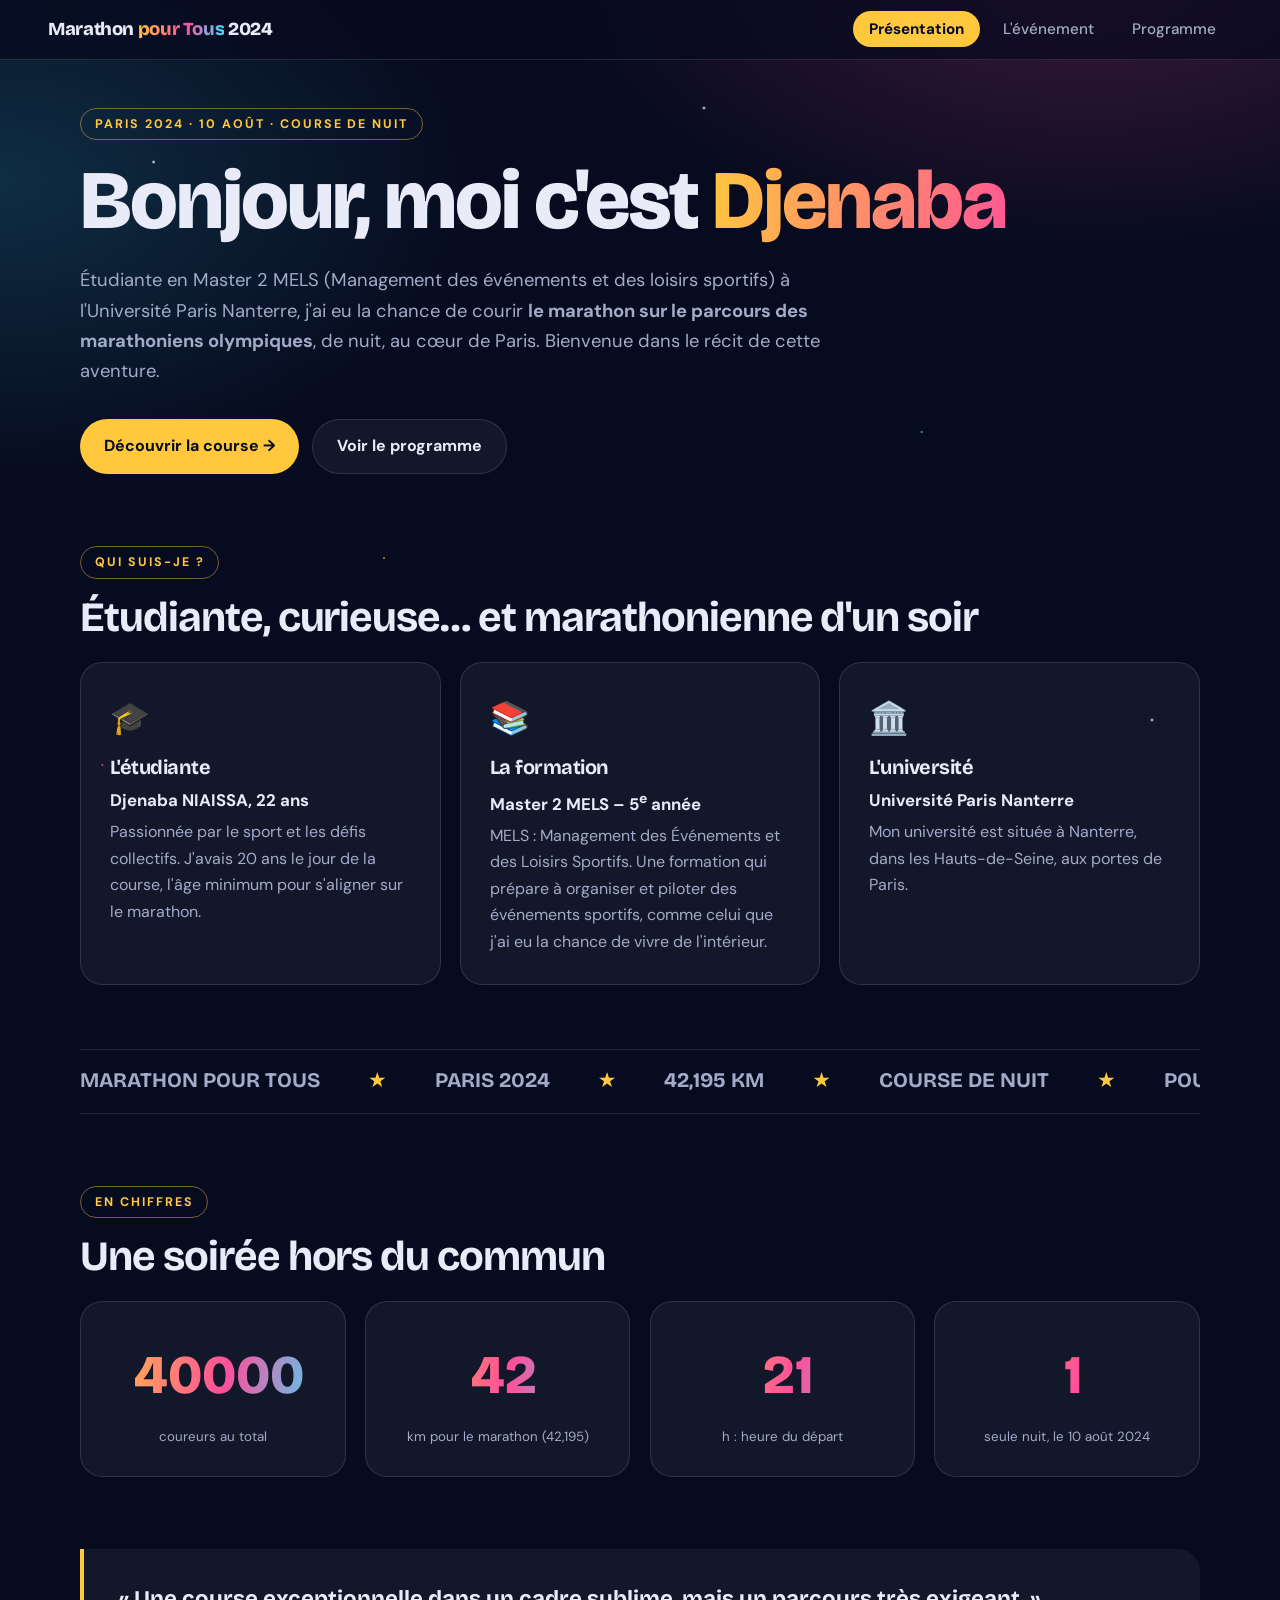
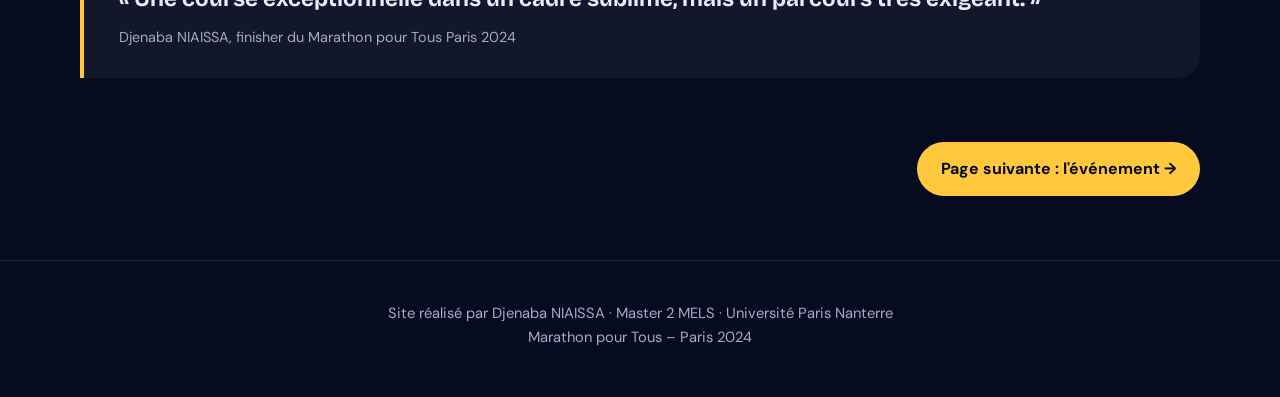
<file: index.html>
<!DOCTYPE html>
<html lang="fr">
<head>
  <meta charset="UTF-8">
  <meta name="viewport" content="width=device-width, initial-scale=1">
  <title>Présentation – Marathon pour Tous Paris 2024</title>
  <meta name="description" content="Portfolio d'une étudiante ayant participé au Marathon pour Tous de Paris 2024.">
  <link rel="stylesheet" href="style.css">
</head>
<body>

  <header class="nav">
    <a class="logo" href="index.html">Marathon <span>pour Tous</span> 2024</a>
    <nav>
      <ul>
        <li><a class="lien actif" href="index.html">Présentation</a></li>
        <li><a class="lien" href="evenement.html">L'événement</a></li>
        <li><a class="lien" href="programme.html">Programme</a></li>
      </ul>
    </nav>
  </header>

  <main>
    <!-- HERO -->
    <section class="hero" style="margin-top:0">
      <div>
        <span class="etiquette apparait">Paris 2024 · 10 août · Course de nuit</span>
        <h1 class="apparait" style="--d:1">Bonjour, moi c'est <span class="degrade">Djenaba</span></h1>
        <p class="chapeau apparait" style="--d:2">
          Étudiante en Master 2 MELS (Management des événements et des loisirs sportifs) à l'Université Paris Nanterre, j'ai eu la chance
          de courir <strong>le marathon sur le parcours des marathoniens olympiques</strong>, de nuit, au cœur de Paris.
          Bienvenue dans le récit de cette aventure.
        </p>
        <div class="boutons apparait" style="--d:3">
          <a class="btn plein" href="evenement.html">Découvrir la course →</a>
          <a class="btn contour" href="programme.html">Voir le programme</a>
        </div>
      </div>
    </section>

    <!-- QUI SUIS-JE -->
    <section>
      <span class="etiquette">Qui suis-je ?</span>
      <h2>Étudiante, curieuse… et marathonienne d'un soir</h2>
      <div class="grille">
        <article class="carte">
          <span class="icone">🎓</span>
          <h3>L'étudiante</h3>
          <p class="valeur">Djenaba NIAISSA, 22 ans</p>
          <p>Passionnée par le sport et les défis collectifs. J'avais 20 ans le jour de la course, l'âge minimum pour s'aligner sur le marathon.</p>
        </article>
        <article class="carte">
          <span class="icone">📚</span>
          <h3>La formation</h3>
          <p class="valeur">Master 2 MELS – 5<sup>e</sup> année</p>
          <p>MELS : Management des Événements et des Loisirs Sportifs. Une formation qui prépare à organiser et piloter des événements sportifs, comme celui que j'ai eu la chance de vivre de l'intérieur.</p>
        </article>
        <article class="carte">
          <span class="icone">🏛️</span>
          <h3>L'université</h3>
          <p class="valeur">Université Paris Nanterre</p>
          <p>Mon université est située à Nanterre, dans les Hauts-de-Seine, aux portes de Paris.</p>
        </article>
      </div>
    </section>

    <!-- BANDEAU -->
    <div class="defile" aria-hidden="true">
      <div>
        <span>Marathon pour Tous</span><b>★</b><span>Paris 2024</span><b>★</b><span>42,195 km</span><b>★</b><span>Course de nuit</span><b>★</b><span>Pour tous</span><b>★</b>
        <span>Marathon pour Tous</span><b>★</b><span>Paris 2024</span><b>★</b><span>42,195 km</span><b>★</b><span>Course de nuit</span><b>★</b><span>Pour tous</span><b>★</b>
      </div>
    </div>

    <!-- CHIFFRES -->
    <section>
      <span class="etiquette">En chiffres</span>
      <h2>Une soirée hors du commun</h2>
      <div class="chiffres">
        <div class="chiffre"><div class="nb" style="--cible:40000">&nbsp;</div><small>coureurs au total</small></div>
        <div class="chiffre"><div class="nb" style="--cible:42">&nbsp;</div><small>km pour le marathon (42,195)</small></div>
        <div class="chiffre"><div class="nb" style="--cible:21">&nbsp;</div><small>h : heure du départ</small></div>
        <div class="chiffre"><div class="nb" style="--cible:1">&nbsp;</div><small>seule nuit, le 10 août 2024</small></div>
      </div>
    </section>

    <section>
      <div class="citation">
        « Une course exceptionnelle dans un cadre sublime, mais un parcours très exigeant. »
        <small>Djenaba NIAISSA, finisher du Marathon pour Tous Paris 2024</small>
      </div>
    </section>

    <div class="suite">
      <span></span>
      <a class="btn plein" href="evenement.html">Page suivante : l'événement →</a>
    </div>
  </main>

  <footer>
    Site réalisé par Djenaba NIAISSA · Master 2 MELS · Université Paris Nanterre<br>
    Marathon pour Tous – Paris 2024
  </footer>

  <script>
    // Lueur dorée qui suit la souris sur les cartes
    document.querySelectorAll('.carte').forEach(function (c) {
      c.addEventListener('mousemove', function (e) {
        var r = c.getBoundingClientRect();
        c.style.setProperty('--mx', (e.clientX - r.left) + 'px');
      });
    });
  </script>
</body>
</html>
</file>
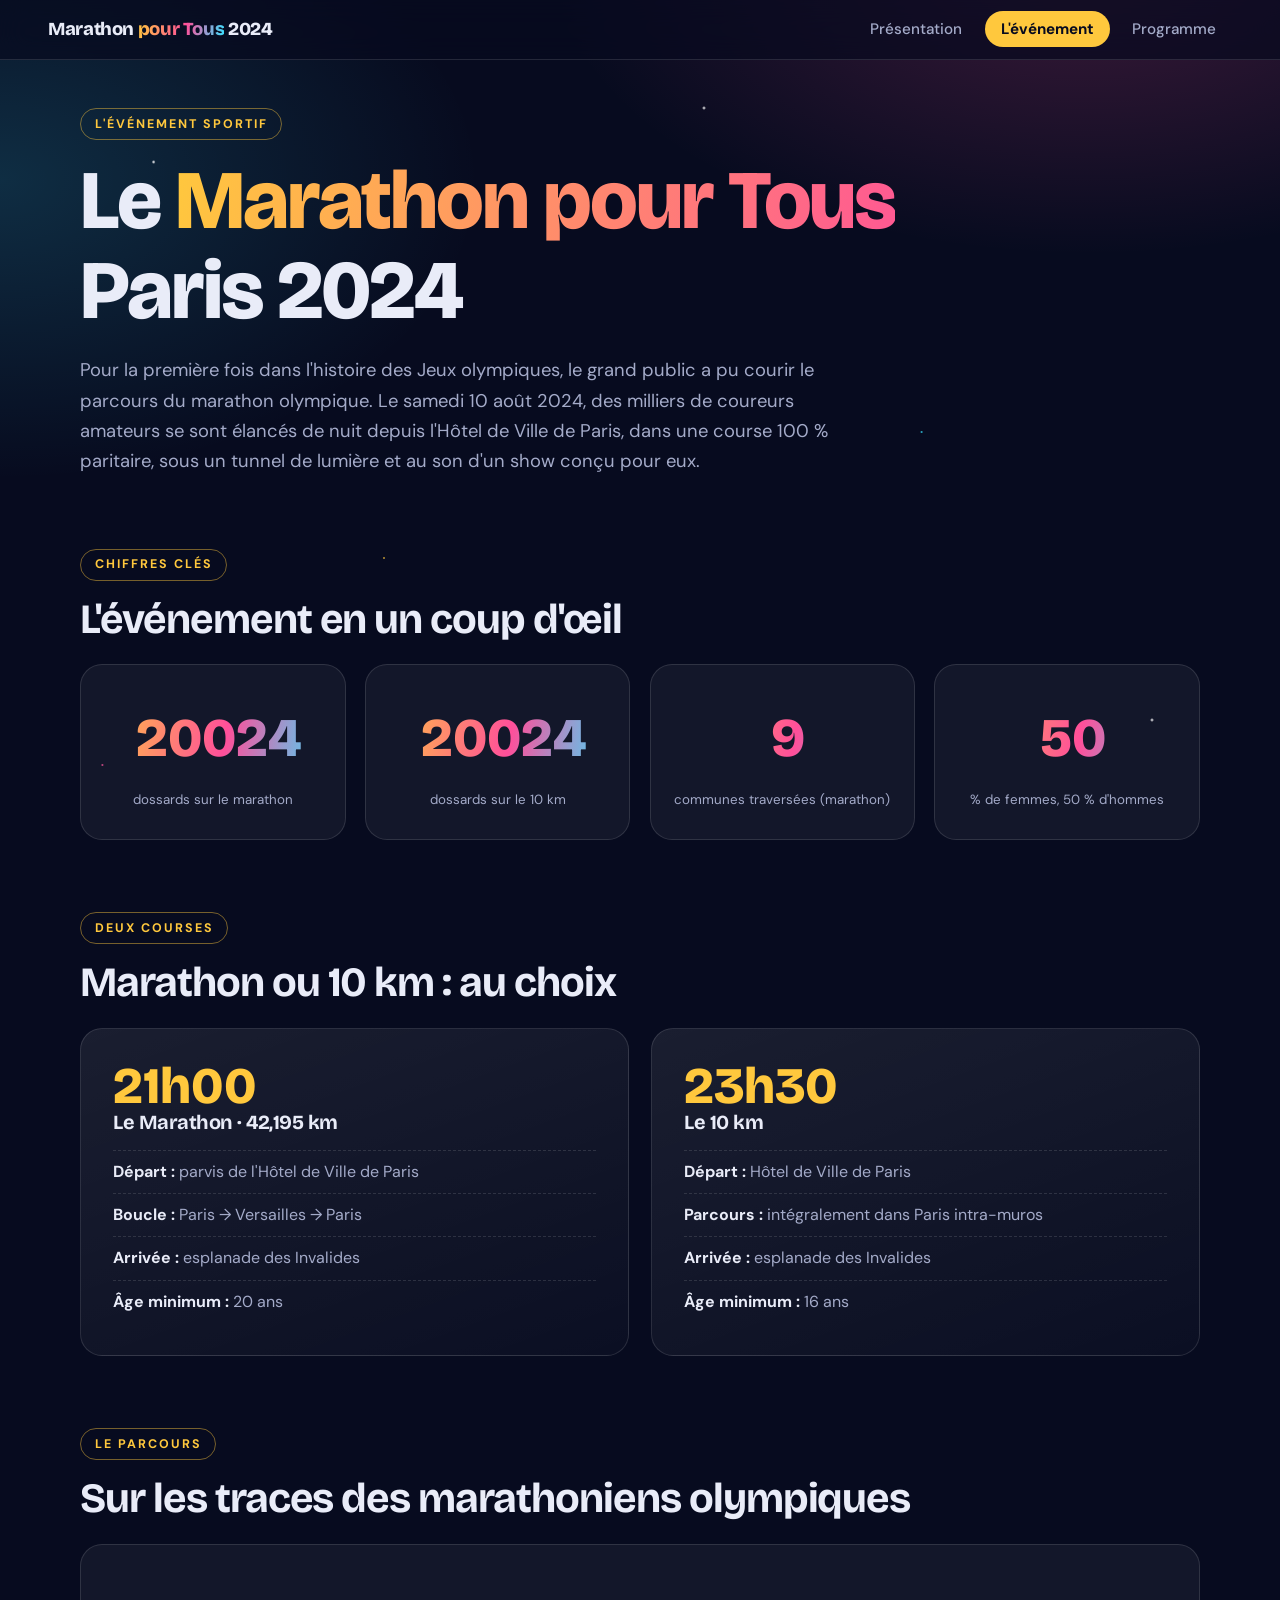
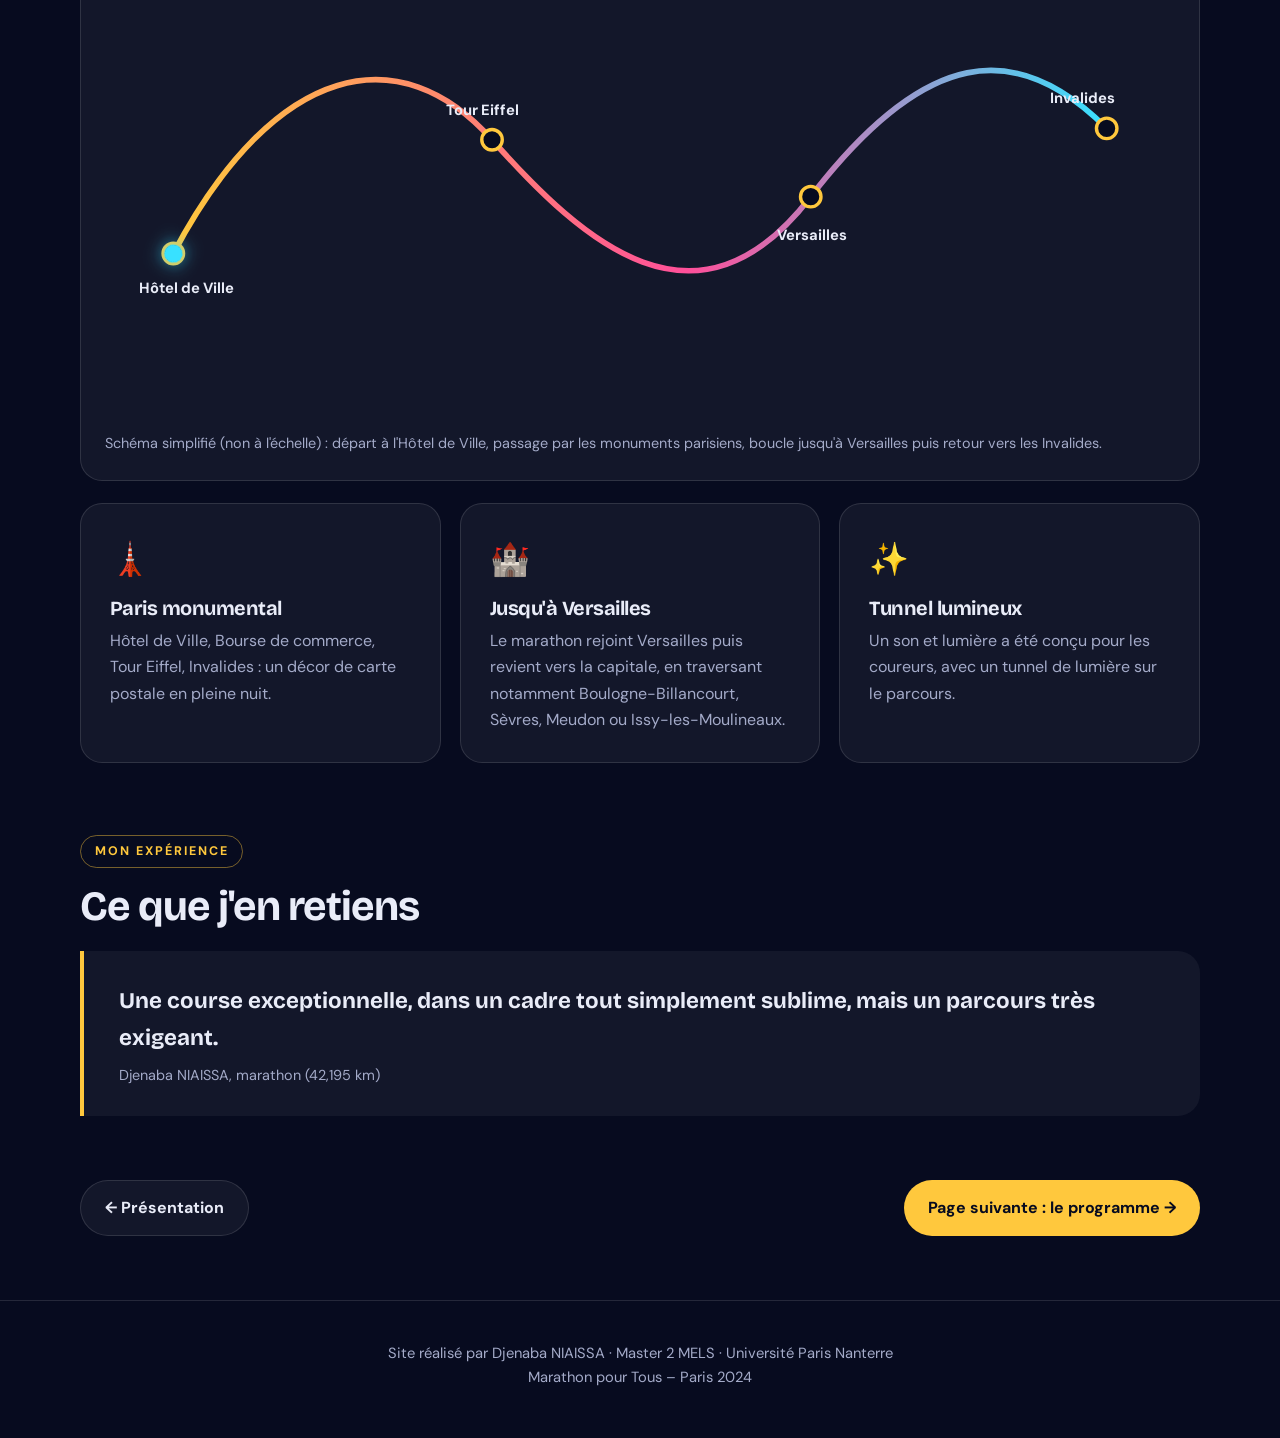
<file: evenement.html>
<!DOCTYPE html>
<html lang="fr">
<head>
  <meta charset="UTF-8">
  <meta name="viewport" content="width=device-width, initial-scale=1">
  <title>L'événement – Marathon pour Tous Paris 2024</title>
  <meta name="description" content="Description du Marathon pour Tous de Paris 2024 : parcours, formats, chiffres clés.">
  <link rel="stylesheet" href="style.css">
</head>
<body>

  <header class="nav">
    <a class="logo" href="index.html">Marathon <span>pour Tous</span> 2024</a>
    <nav>
      <ul>
        <li><a class="lien" href="index.html">Présentation</a></li>
        <li><a class="lien actif" href="evenement.html">L'événement</a></li>
        <li><a class="lien" href="programme.html">Programme</a></li>
      </ul>
    </nav>
  </header>

  <main>
    <section style="margin-top:0">
      <span class="etiquette apparait">L'événement sportif</span>
      <h1 class="apparait" style="--d:1">Le <span class="degrade">Marathon pour Tous</span><br>Paris 2024</h1>
      <p class="chapeau apparait" style="--d:2">
        Pour la première fois dans l'histoire des Jeux olympiques, le grand public a pu courir le parcours du marathon olympique.
        Le samedi 10 août 2024, des milliers de coureurs amateurs se sont élancés de nuit depuis l'Hôtel de Ville de Paris,
        dans une course 100 % paritaire, sous un tunnel de lumière et au son d'un show conçu pour eux.
      </p>
    </section>

    <!-- CHIFFRES -->
    <section>
      <span class="etiquette">Chiffres clés</span>
      <h2>L'événement en un coup d'œil</h2>
      <div class="chiffres">
        <div class="chiffre"><div class="nb" style="--cible:20024">&nbsp;</div><small>dossards sur le marathon</small></div>
        <div class="chiffre"><div class="nb" style="--cible:20024">&nbsp;</div><small>dossards sur le 10 km</small></div>
        <div class="chiffre"><div class="nb" style="--cible:9">&nbsp;</div><small>communes traversées (marathon)</small></div>
        <div class="chiffre"><div class="nb" style="--cible:50">&nbsp;</div><small>% de femmes, 50 % d'hommes</small></div>
      </div>
    </section>

    <!-- LES DEUX FORMATS -->
    <section>
      <span class="etiquette">Deux courses</span>
      <h2>Marathon ou 10 km : au choix</h2>
      <div class="duo">
        <article class="format">
          <div class="heure">21h00</div>
          <h3>Le Marathon · 42,195 km</h3>
          <ul>
            <li><strong>Départ :</strong> parvis de l'Hôtel de Ville de Paris</li>
            <li><strong>Boucle :</strong> Paris → Versailles → Paris</li>
            <li><strong>Arrivée :</strong> esplanade des Invalides</li>
            <li><strong>Âge minimum :</strong> 20 ans</li>
          </ul>
        </article>
        <article class="format">
          <div class="heure">23h30</div>
          <h3>Le 10 km</h3>
          <ul>
            <li><strong>Départ :</strong> Hôtel de Ville de Paris</li>
            <li><strong>Parcours :</strong> intégralement dans Paris intra-muros</li>
            <li><strong>Arrivée :</strong> esplanade des Invalides</li>
            <li><strong>Âge minimum :</strong> 16 ans</li>
          </ul>
        </article>
      </div>
    </section>

    <!-- PARCOURS ANIMÉ -->
    <section>
      <span class="etiquette">Le parcours</span>
      <h2>Sur les traces des marathoniens olympiques</h2>
      <div class="parcours">
        <svg viewBox="0 0 940 400" role="img" aria-label="Schéma simplifié du parcours du marathon">
          <defs>
            <linearGradient id="grad" x1="0" x2="1">
              <stop offset="0" stop-color="#ffc83d"/><stop offset="0.55" stop-color="#ff4f9a"/><stop offset="1" stop-color="#38e1ff"/>
            </linearGradient>
          </defs>
          <path class="trace" d="M60 250 C 150 80, 260 60, 340 150 S 520 330, 620 200 S 800 60, 880 140"/>
          <circle class="pt" cx="60" cy="250" r="9"/><text class="etiq" x="30" y="285">Hôtel de Ville</text>
          <circle class="pt" cx="340" cy="150" r="9"/><text class="etiq" x="300" y="128">Tour Eiffel</text>
          <circle class="pt" cx="620" cy="200" r="9"/><text class="etiq" x="590" y="238">Versailles</text>
          <circle class="pt" cx="880" cy="140" r="9"/><text class="etiq" x="830" y="118">Invalides</text>
          <circle class="coureur" r="8"/>
        </svg>
        <p style="color:var(--doux); font-size:0.9rem; margin-top:0.5rem">Schéma simplifié (non à l'échelle) : départ à l'Hôtel de Ville, passage par les monuments parisiens, boucle jusqu'à Versailles puis retour vers les Invalides.</p>
      </div>
      <div class="grille" style="margin-top:1.4rem">
        <article class="carte"><span class="icone">🗼</span><h3>Paris monumental</h3><p>Hôtel de Ville, Bourse de commerce, Tour Eiffel, Invalides : un décor de carte postale en pleine nuit.</p></article>
        <article class="carte"><span class="icone">🏰</span><h3>Jusqu'à Versailles</h3><p>Le marathon rejoint Versailles puis revient vers la capitale, en traversant notamment Boulogne-Billancourt, Sèvres, Meudon ou Issy-les-Moulineaux.</p></article>
        <article class="carte"><span class="icone">✨</span><h3>Tunnel lumineux</h3><p>Un son et lumière a été conçu pour les coureurs, avec un tunnel de lumière sur le parcours.</p></article>
      </div>
    </section>

    <section>
      <span class="etiquette">Mon expérience</span>
      <h2>Ce que j'en retiens</h2>
      <div class="citation">
        Une course exceptionnelle, dans un cadre tout simplement sublime, mais un parcours très exigeant.
        <small>Djenaba NIAISSA, marathon (42,195 km)</small>
      </div>
    </section>

    <div class="suite">
      <a class="btn contour" href="index.html">← Présentation</a>
      <a class="btn plein" href="programme.html">Page suivante : le programme →</a>
    </div>
  </main>

  <footer>
    Site réalisé par Djenaba NIAISSA · Master 2 MELS · Université Paris Nanterre<br>
    Marathon pour Tous – Paris 2024
  </footer>

  <script>
    document.querySelectorAll('.carte').forEach(function (c) {
      c.addEventListener('mousemove', function (e) {
        var r = c.getBoundingClientRect();
        c.style.setProperty('--mx', (e.clientX - r.left) + 'px');
      });
    });
  </script>
</body>
</html>
</file>
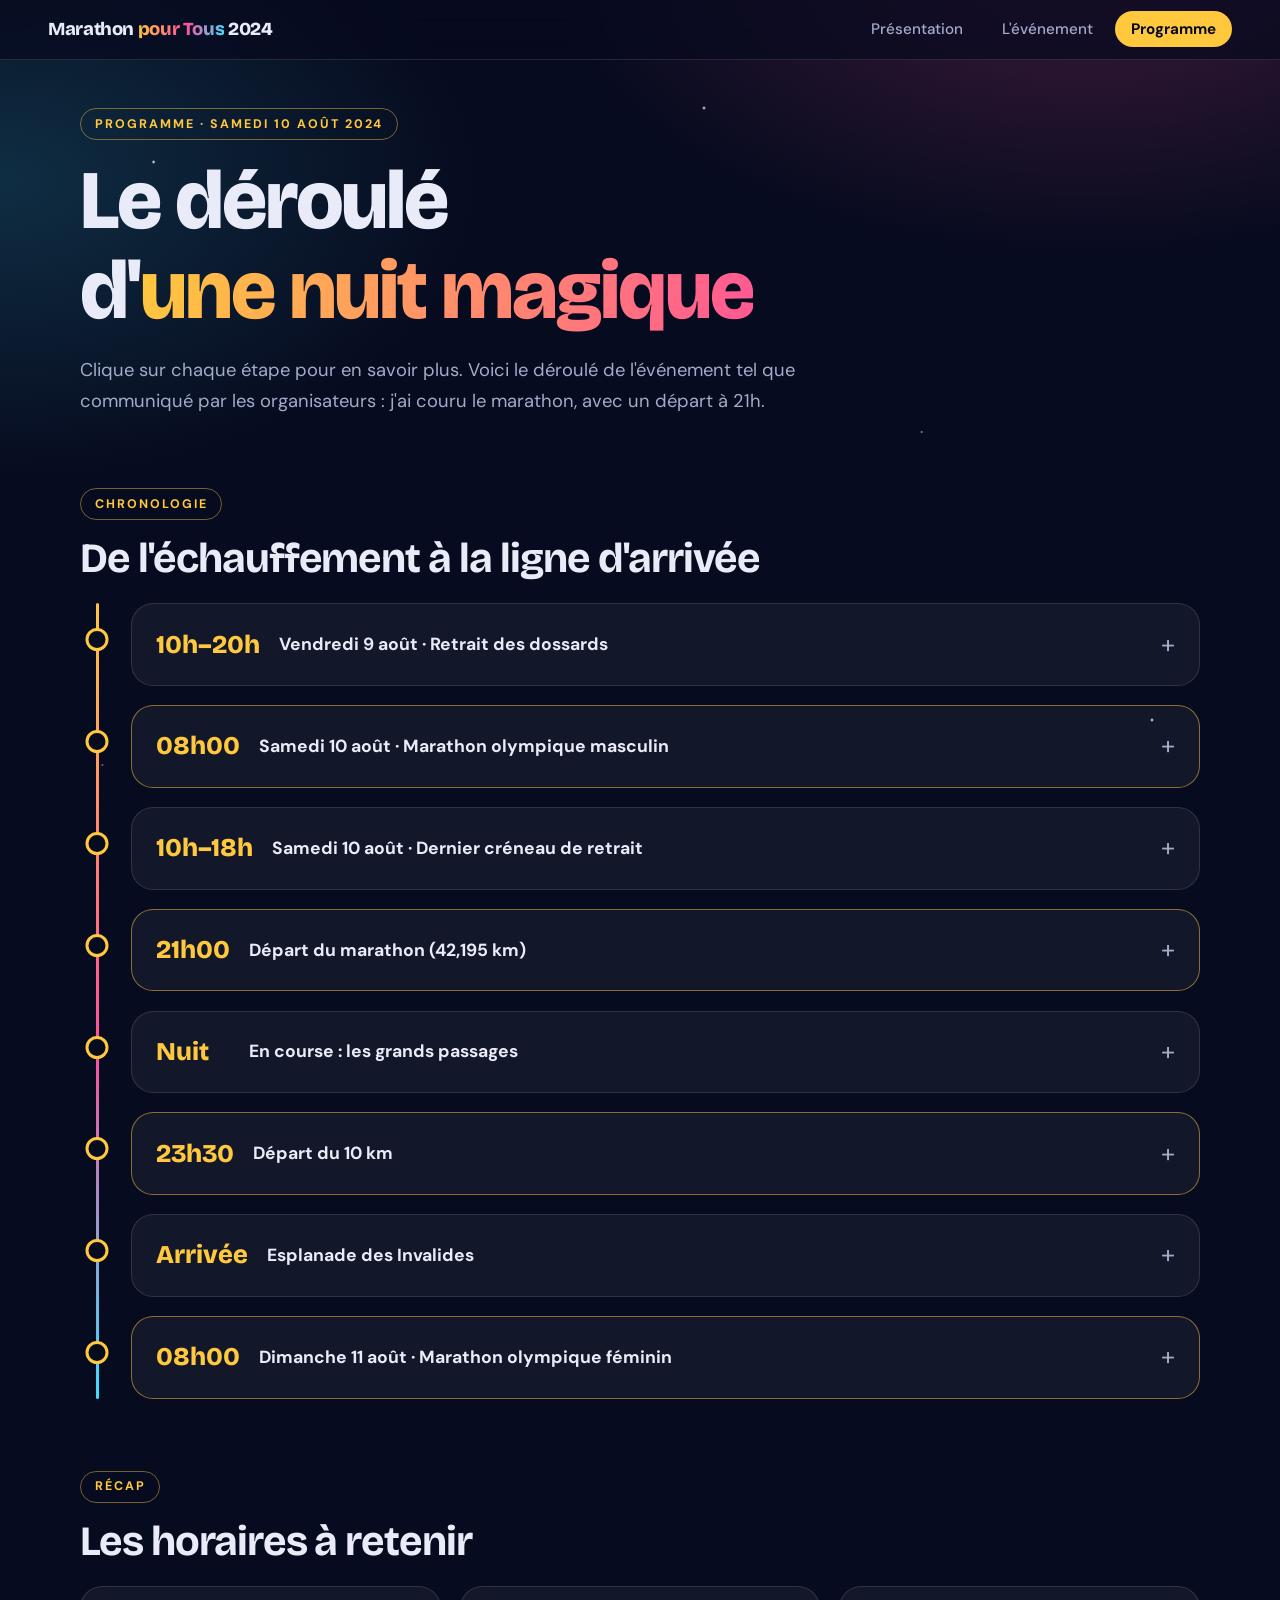
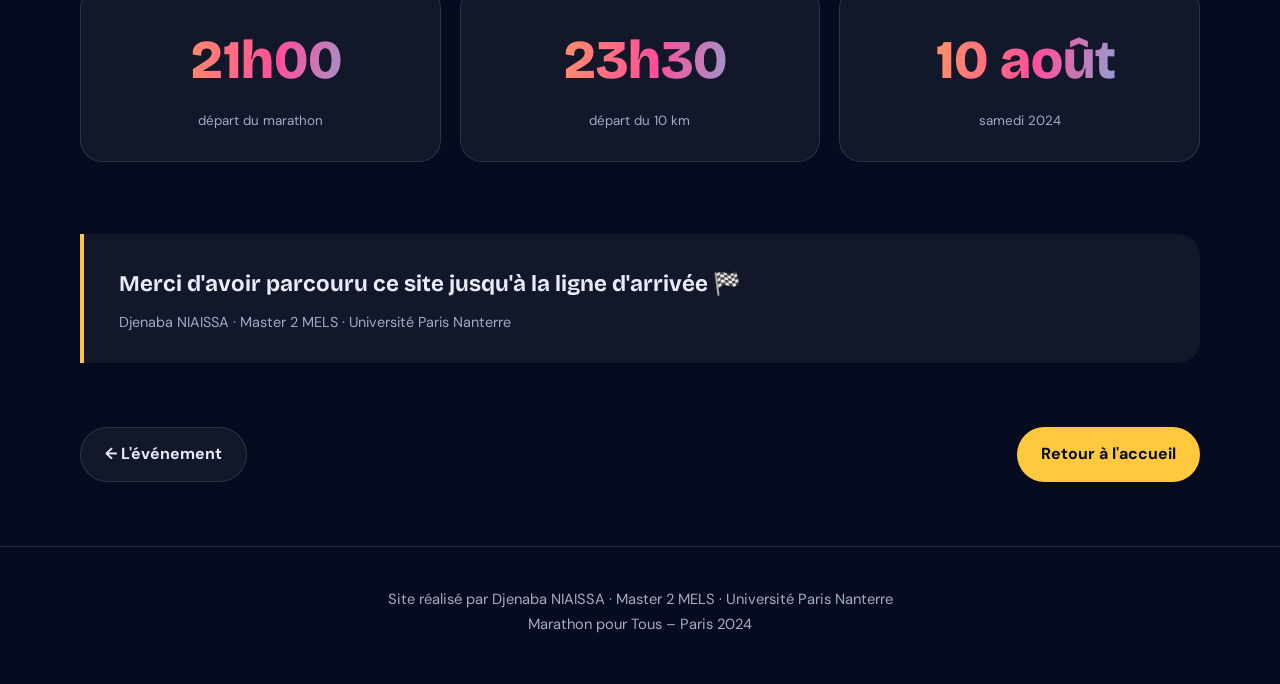
<file: programme.html>
<!DOCTYPE html>
<html lang="fr">
<head>
  <meta charset="UTF-8">
  <meta name="viewport" content="width=device-width, initial-scale=1">
  <title>Programme – Marathon pour Tous Paris 2024</title>
  <meta name="description" content="Déroulé de la journée et de la soirée du Marathon pour Tous, le 10 août 2024.">
  <link rel="stylesheet" href="style.css">
</head>
<body>

  <header class="nav">
    <a class="logo" href="index.html">Marathon <span>pour Tous</span> 2024</a>
    <nav>
      <ul>
        <li><a class="lien" href="index.html">Présentation</a></li>
        <li><a class="lien" href="evenement.html">L'événement</a></li>
        <li><a class="lien actif" href="programme.html">Programme</a></li>
      </ul>
    </nav>
  </header>

  <main>
    <section style="margin-top:0">
      <span class="etiquette apparait">Programme · Samedi 10 août 2024</span>
      <h1 class="apparait" style="--d:1">Le déroulé<br>d'<span class="degrade">une nuit magique</span></h1>
      <p class="chapeau apparait" style="--d:2">
        Clique sur chaque étape pour en savoir plus. Voici le déroulé de l'événement tel que communiqué par les organisateurs :
        j'ai couru le marathon, avec un départ à 21h.
      </p>
    </section>

    <section>
      <span class="etiquette">Chronologie</span>
      <h2>De l'échauffement à la ligne d'arrivée</h2>

      <div class="frise">
        <details class="etape" style="--i:0">
          <summary><span class="h">10h–20h</span><span class="t">Vendredi 9 août · Retrait des dossards</span></summary>
          <p class="detail">Retrait au stade Émile-Anthoine, au pied de la Tour Eiffel, en personne et avec une pièce d'identité. Les organisateurs conseillaient de venir tôt pour éviter l'affluence.</p>
        </details>

        <details class="etape jo" style="--i:1">
          <summary><span class="h">08h00</span><span class="t">Samedi 10 août · Marathon olympique masculin</span></summary>
          <p class="detail">Le matin, les athlètes olympiques partent de l'Hôtel de Ville. Le Marathon pour Tous reprend leur parcours le soir même.</p>
        </details>

        <details class="etape" style="--i:2">
          <summary><span class="h">10h–18h</span><span class="t">Samedi 10 août · Dernier créneau de retrait</span></summary>
          <p class="detail">Le retrait des dossards du marathon restait possible toute la journée du samedi, au même endroit.</p>
        </details>

        <details class="etape jo" style="--i:3">
          <summary><span class="h">21h00</span><span class="t">Départ du marathon (42,195 km)</span></summary>
          <p class="detail">Départ du parvis de l'Hôtel de Ville de Paris, par vagues successives (sas), en nocturne et sous un tunnel de lumière. Direction Versailles, puis retour vers les Invalides.</p>
        </details>

        <details class="etape" style="--i:4">
          <summary><span class="h">Nuit</span><span class="t">En course : les grands passages</span></summary>
          <p class="detail">Bourse de commerce, Tour Eiffel, Parc André Citroën, Meudon, Sèvres, Versailles… Le parcours traverse 9 communes. Mon ressenti : une course exceptionnelle dans un cadre sublime, mais un parcours très exigeant.</p>
        </details>

        <details class="etape jo" style="--i:5">
          <summary><span class="h">23h30</span><span class="t">Départ du 10 km</span></summary>
          <p class="detail">Deuxième course de la soirée : le 10 km, couru intégralement dans Paris, de l'Hôtel de Ville aux Invalides.</p>
        </details>

        <details class="etape" style="--i:6">
          <summary><span class="h">Arrivée</span><span class="t">Esplanade des Invalides</span></summary>
          <p class="detail">Ligne d'arrivée sur l'esplanade des Invalides, avec un jeu de sons et lumières, et remise de la médaille de finisher.</p>
        </details>

        <details class="etape jo" style="--i:7">
          <summary><span class="h">08h00</span><span class="t">Dimanche 11 août · Marathon olympique féminin</span></summary>
          <p class="detail">Le lendemain matin, les athlètes féminines courent à leur tour l'épreuve olympique sur le même parcours.</p>
        </details>
      </div>
    </section>

    <section>
      <span class="etiquette">Récap</span>
      <h2>Les horaires à retenir</h2>
      <div class="chiffres">
        <div class="chiffre"><div class="nb suf" style="--cible:21" data-suf="h00">&nbsp;</div><small>départ du marathon</small></div>
        <div class="chiffre"><div class="nb suf" style="--cible:23" data-suf="h30">&nbsp;</div><small>départ du 10 km</small></div>
        <div class="chiffre"><div class="nb suf" style="--cible:10" data-suf=" août">&nbsp;</div><small>samedi 2024</small></div>
      </div>
    </section>

    <section>
      <div class="citation">
        Merci d'avoir parcouru ce site jusqu'à la ligne d'arrivée 🏁
        <small>Djenaba NIAISSA · Master 2 MELS · Université Paris Nanterre</small>
      </div>
    </section>

    <div class="suite">
      <a class="btn contour" href="evenement.html">← L'événement</a>
      <a class="btn plein" href="index.html">Retour à l'accueil</a>
    </div>
  </main>

  <footer>
    Site réalisé par Djenaba NIAISSA · Master 2 MELS · Université Paris Nanterre<br>
    Marathon pour Tous – Paris 2024
  </footer>
</body>
</html>
</file>
<file: style.css>
/* ==========================================================
   Marathon pour Tous – Paris 2024  |  Feuille de style commune
   Thème : course de nuit, tunnel lumineux, or olympique
   ========================================================== */

@import url("https://fonts.googleapis.com/css2?family=Bricolage+Grotesque:opsz,wght@12..96,400;12..96,700;12..96,800&family=DM+Sans:wght@400;500;700&display=swap");

@property --n {
  syntax: "<integer>";
  initial-value: 0;
  inherits: false;
}

:root {
  --nuit: #070b1f;
  --nuit-2: #0e1533;
  --carte: rgba(255, 255, 255, 0.05);
  --bord: rgba(255, 255, 255, 0.12);
  --texte: #e9ecf8;
  --doux: #a4abc9;
  --or: #ffc83d;
  --cyan: #38e1ff;
  --rose: #ff4f9a;
  --degrade: linear-gradient(100deg, var(--or), var(--rose) 55%, var(--cyan));
  --rayon: 22px;
  --titre: "Bricolage Grotesque", system-ui, sans-serif;
  --corps: "DM Sans", system-ui, sans-serif;
}

* { box-sizing: border-box; margin: 0; padding: 0; }
html { scroll-behavior: smooth; }

body {
  font-family: var(--corps);
  color: var(--texte);
  background:
    radial-gradient(900px 500px at 85% -5%, rgba(255, 79, 154, 0.22), transparent 60%),
    radial-gradient(800px 500px at 0% 20%, rgba(56, 225, 255, 0.16), transparent 60%),
    var(--nuit);
  background-attachment: fixed;
  line-height: 1.65;
  overflow-x: hidden;
}

/* Étoiles / lumières de ville qui scintillent */
body::before {
  content: "";
  position: fixed; inset: 0; z-index: -1; pointer-events: none;
  background-image:
    radial-gradient(2px 2px at 12% 18%, #fff, transparent),
    radial-gradient(1.5px 1.5px at 30% 62%, var(--or), transparent),
    radial-gradient(2px 2px at 55% 12%, #fff, transparent),
    radial-gradient(1.5px 1.5px at 72% 48%, var(--cyan), transparent),
    radial-gradient(2px 2px at 90% 80%, #fff, transparent),
    radial-gradient(1.5px 1.5px at 8% 85%, var(--rose), transparent);
  animation: scintille 5s ease-in-out infinite alternate;
}
@keyframes scintille { from { opacity: 0.25; } to { opacity: 0.9; } }

a { color: inherit; }
img, svg { max-width: 100%; display: block; }

/* ---------- Navigation ---------- */
.nav {
  position: sticky; top: 0; z-index: 50;
  display: flex; align-items: center; justify-content: space-between; gap: 1rem;
  padding: 0.9rem clamp(1rem, 4vw, 3rem);
  background: rgba(7, 11, 31, 0.72);
  backdrop-filter: blur(14px);
  border-bottom: 1px solid var(--bord);
}
.logo {
  font-family: var(--titre); font-weight: 800; letter-spacing: -0.02em;
  text-decoration: none; font-size: 1.15rem;
}
.logo span { background: var(--degrade); -webkit-background-clip: text; background-clip: text; color: transparent; }
.nav ul { list-style: none; display: flex; gap: 0.4rem; }
.nav a.lien {
  text-decoration: none; padding: 0.5rem 1rem; border-radius: 999px;
  color: var(--doux); font-weight: 500; font-size: 0.95rem;
  transition: color 0.25s, background 0.25s, transform 0.25s;
}
.nav a.lien:hover { color: #fff; background: var(--carte); transform: translateY(-2px); }
.nav a.lien.actif { color: var(--nuit); background: var(--or); font-weight: 700; }

/* ---------- Structure ---------- */
main { width: min(1120px, 92vw); margin: 0 auto; padding: 3rem 0 4rem; }
section { margin-top: 4.5rem; }

.etiquette {
  display: inline-block; font-size: 0.78rem; font-weight: 700;
  letter-spacing: 0.16em; text-transform: uppercase;
  color: var(--or); border: 1px solid rgba(255, 200, 61, 0.45);
  padding: 0.3rem 0.85rem; border-radius: 999px; margin-bottom: 1rem;
}
h1, h2, h3 { font-family: var(--titre); line-height: 1.08; letter-spacing: -0.025em; }
h1 { font-size: clamp(2.6rem, 7vw, 5.2rem); font-weight: 800; }
h2 { font-size: clamp(1.7rem, 3.6vw, 2.6rem); margin-bottom: 1.4rem; }
h3 { font-size: 1.25rem; margin-bottom: 0.5rem; }
.degrade { background: var(--degrade); -webkit-background-clip: text; background-clip: text; color: transparent; background-size: 200% 100%; animation: glisse 6s linear infinite; }
@keyframes glisse { to { background-position: 200% 0; } }
.chapeau { font-size: 1.15rem; color: var(--doux); max-width: 60ch; margin-top: 1.2rem; }

/* ---------- Héros ---------- */
.hero { display: grid; grid-template-columns: 1fr; gap: 3rem; align-items: center; margin-top: 1rem; }
.hero-visuel { display: grid; place-items: center; }
.avatar {
  position: relative; width: min(320px, 70vw); aspect-ratio: 1; border-radius: 50%;
  display: grid; place-items: center;
  font-family: var(--titre); font-weight: 800; font-size: 5.5rem;
  background: radial-gradient(circle at 30% 25%, #1a2352, var(--nuit-2));
  border: 2px solid var(--bord);
}
.avatar::before, .avatar::after {
  content: ""; position: absolute; inset: -14px; border-radius: 50%;
  border: 3px solid transparent;
  border-top-color: var(--or); border-right-color: var(--rose);
  animation: tourne 6s linear infinite;
}
.avatar::after { inset: -30px; border-top-color: var(--cyan); border-right-color: transparent; border-bottom-color: var(--or); animation-duration: 10s; animation-direction: reverse; }
@keyframes tourne { to { transform: rotate(360deg); } }
.avatar span { background: var(--degrade); -webkit-background-clip: text; background-clip: text; color: transparent; }

/* ---------- Boutons ---------- */
.boutons { display: flex; flex-wrap: wrap; gap: 0.8rem; margin-top: 2rem; }
.btn {
  display: inline-flex; align-items: center; gap: 0.5rem; text-decoration: none;
  padding: 0.85rem 1.5rem; border-radius: 999px; font-weight: 700;
  transition: transform 0.25s, box-shadow 0.25s;
}
.btn.plein { background: var(--or); color: var(--nuit); box-shadow: 0 0 0 0 rgba(255, 200, 61, 0.6); animation: pulse 2.4s infinite; }
.btn.contour { border: 1px solid var(--bord); background: var(--carte); }
.btn:hover { transform: translateY(-3px) scale(1.03); }
@keyframes pulse { 70% { box-shadow: 0 0 0 16px rgba(255, 200, 61, 0); } 100% { box-shadow: 0 0 0 0 rgba(255, 200, 61, 0); } }

/* ---------- Cartes ---------- */
.grille { display: grid; grid-template-columns: repeat(auto-fit, minmax(250px, 1fr)); gap: 1.2rem; }
.carte {
  position: relative; padding: 1.8rem; border-radius: var(--rayon);
  background: var(--carte); border: 1px solid var(--bord); overflow: hidden;
  transition: transform 0.3s, border-color 0.3s;
}
.carte::before {
  content: ""; position: absolute; inset: 0; opacity: 0; transition: opacity 0.3s;
  background: radial-gradient(300px 160px at var(--mx, 50%) -10%, rgba(255, 200, 61, 0.18), transparent 70%);
}
.carte:hover { transform: translateY(-6px) rotate(-0.4deg); border-color: rgba(255, 200, 61, 0.5); }
.carte:hover::before { opacity: 1; }
.carte .icone { font-size: 2rem; margin-bottom: 0.8rem; display: block; }
.carte p { color: var(--doux); }
.carte .valeur { color: var(--texte); font-weight: 700; font-size: 1.05rem; margin-bottom: 0.3rem; }

/* À personnaliser */
.edit { border-bottom: 2px dashed var(--or); color: var(--or); font-weight: 700; }

/* ---------- Compteurs animés (CSS pur) ---------- */
.chiffres { display: grid; grid-template-columns: repeat(auto-fit, minmax(190px, 1fr)); gap: 1.2rem; }
.chiffre { text-align: center; padding: 1.8rem 1rem; border-radius: var(--rayon); background: var(--carte); border: 1px solid var(--bord); }
.chiffre .nb {
  font-family: var(--titre); font-weight: 800; font-size: clamp(2.2rem, 5vw, 3.4rem);
  background: var(--degrade); -webkit-background-clip: text; background-clip: text; color: transparent;
  animation: compte 2.2s cubic-bezier(.2, .7, .2, 1) both; counter-reset: num var(--n);
}
.chiffre .nb::after { content: counter(num); }
.chiffre .nb.suf::after { content: counter(num) attr(data-suf); }
@keyframes compte { from { --n: 0; } to { --n: var(--cible); } }
.chiffre small { color: var(--doux); display: block; margin-top: 0.3rem; }

/* ---------- Bandeau défilant ---------- */
.defile { overflow: hidden; border-block: 1px solid var(--bord); padding: 0.9rem 0; margin-top: 4rem; }
.defile div { display: flex; gap: 3rem; width: max-content; animation: defile 28s linear infinite; font-family: var(--titre); font-weight: 700; font-size: 1.3rem; color: var(--doux); text-transform: uppercase; }
.defile b { color: var(--or); }
.defile:hover div { animation-play-state: paused; }
@keyframes defile { to { transform: translateX(-50%); } }

/* ---------- Parcours (SVG animé) ---------- */
.parcours { padding: 1.5rem; border-radius: var(--rayon); background: var(--carte); border: 1px solid var(--bord); }
.parcours svg { width: 100%; height: auto; }
.trace { fill: none; stroke: url(#grad); stroke-width: 5; stroke-linecap: round; stroke-dasharray: 1600; stroke-dashoffset: 1600; animation: dessine 4s ease-out forwards; }
@keyframes dessine { to { stroke-dashoffset: 0; } }
.pt { fill: var(--nuit); stroke: var(--or); stroke-width: 3; }
.etiq { fill: var(--texte); font: 700 13px var(--corps); }
.coureur { fill: var(--cyan); filter: drop-shadow(0 0 8px var(--cyan)); offset-path: path("M60 250 C 150 80, 260 60, 340 150 S 520 330, 620 200 S 800 60, 880 140"); animation: court 9s linear infinite; }
@keyframes court { from { offset-distance: 0%; } to { offset-distance: 100%; } }

/* ---------- Deux formats (marathon / 10 km) ---------- */
.duo { display: grid; grid-template-columns: repeat(auto-fit, minmax(300px, 1fr)); gap: 1.4rem; }
.format { padding: 2rem; border-radius: var(--rayon); border: 1px solid var(--bord); background: linear-gradient(160deg, rgba(255, 255, 255, 0.08), rgba(255, 255, 255, 0.02)); }
.format .heure { font-family: var(--titre); font-weight: 800; font-size: 3.2rem; color: var(--or); line-height: 1; }
.format ul { margin-top: 1rem; list-style: none; }
.format li { padding: 0.5rem 0; border-top: 1px dashed var(--bord); color: var(--doux); }
.format li strong { color: var(--texte); }

/* ---------- Frise chronologique ---------- */
.frise { position: relative; margin-left: 1rem; padding-left: 2.2rem; }
.frise::before { content: ""; position: absolute; left: 0; top: 0; bottom: 0; width: 3px; background: var(--degrade); border-radius: 3px; }
.etape {
  position: relative; margin-bottom: 1.2rem; border-radius: var(--rayon);
  background: var(--carte); border: 1px solid var(--bord);
  animation: entre 0.7s both; animation-delay: calc(var(--i) * 0.12s);
}
.etape::before {
  content: ""; position: absolute; left: -2.2rem; top: 1.5rem; translate: -50% 0;
  width: 17px; height: 17px; border-radius: 50%; background: var(--nuit); border: 3px solid var(--or);
  transition: background 0.3s, box-shadow 0.3s;
}
.etape[open]::before, .etape:hover::before { background: var(--or); box-shadow: 0 0 18px var(--or); }
@keyframes entre { from { opacity: 0; transform: translateX(-30px); } }
.etape summary { list-style: none; cursor: pointer; display: flex; align-items: center; gap: 1.2rem; padding: 1.2rem 1.5rem; }
.etape summary::-webkit-details-marker { display: none; }
.etape .h { font-family: var(--titre); font-weight: 800; font-size: 1.6rem; color: var(--or); min-width: 4.6rem; }
.etape .t { font-weight: 700; font-size: 1.1rem; }
.etape summary::after { content: "+"; margin-left: auto; font-size: 1.6rem; color: var(--doux); transition: transform 0.3s; }
.etape[open] summary::after { transform: rotate(45deg); color: var(--or); }
.etape .detail { padding: 0 1.5rem 1.4rem 7.3rem; color: var(--doux); animation: entre 0.4s both; }
.etape.jo { border-color: rgba(255, 200, 61, 0.5); }

/* ---------- Citation ---------- */
.citation { padding: 2rem 2.2rem; border-left: 4px solid var(--or); border-radius: 0 var(--rayon) var(--rayon) 0; background: var(--carte); font-family: var(--titre); font-size: 1.4rem; font-weight: 700; }
.citation small { display: block; margin-top: 0.6rem; font: 400 0.9rem var(--corps); color: var(--doux); }

/* ---------- Pied de page ---------- */
footer { text-align: center; color: var(--doux); padding: 2.5rem 1rem 3rem; border-top: 1px solid var(--bord); font-size: 0.92rem; }
.suite { display: flex; justify-content: space-between; gap: 1rem; flex-wrap: wrap; margin-top: 4rem; }

/* ---------- Apparition au chargement ---------- */
.apparait { animation: monte 0.9s cubic-bezier(.2, .7, .2, 1) both; animation-delay: calc(var(--d, 0) * 0.15s); }
@keyframes monte { from { opacity: 0; transform: translateY(32px); } }

/* ---------- Responsive ---------- */
@media (max-width: 820px) {
  .hero { grid-template-columns: 1fr; text-align: center; }
  .hero .chapeau { margin-inline: auto; }
  .boutons { justify-content: center; }
  .hero-visuel { order: -1; }
  .nav a.lien { padding: 0.45rem 0.7rem; font-size: 0.85rem; }
  .logo { display: none; }
  .nav { justify-content: center; }
  .etape .detail { padding-left: 1.5rem; }
}

@media (prefers-reduced-motion: reduce) {
  *, *::before, *::after { animation-duration: 0.01ms !important; animation-iteration-count: 1 !important; transition: none !important; }
}
</file>
